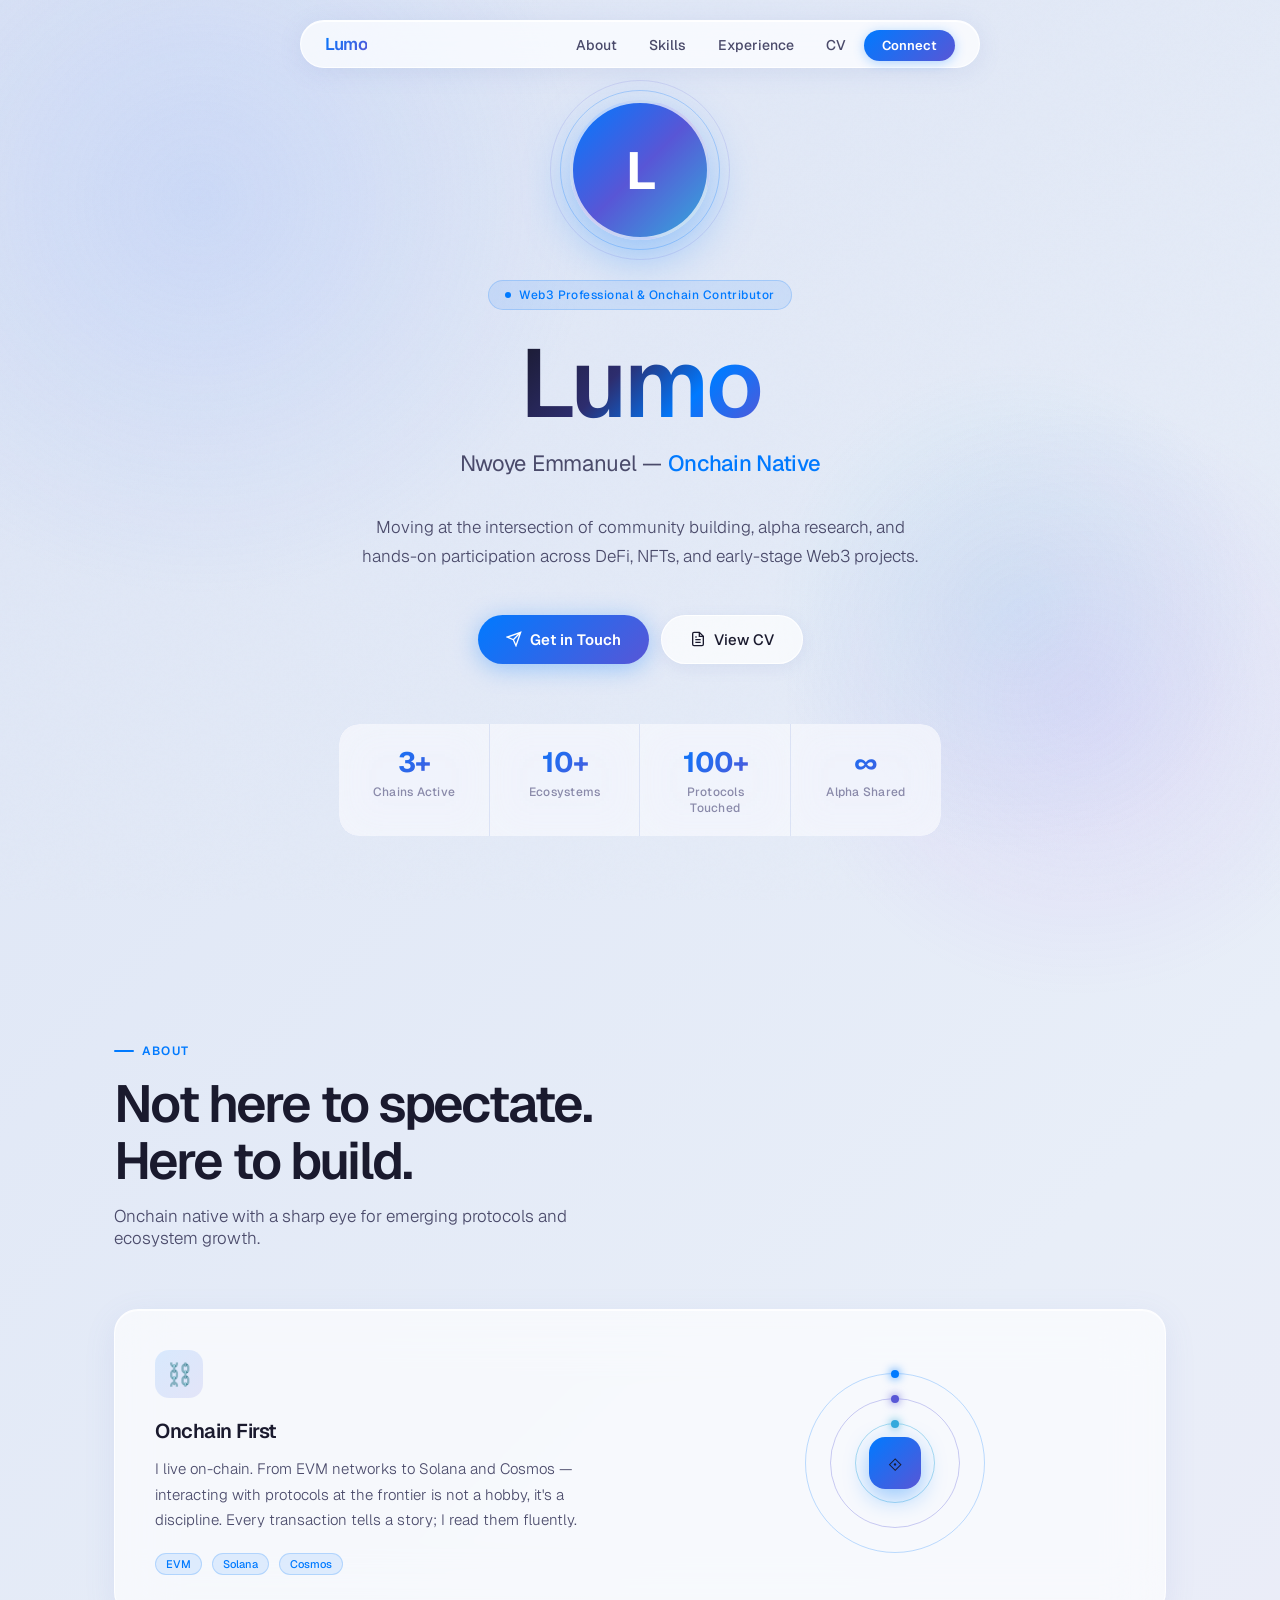
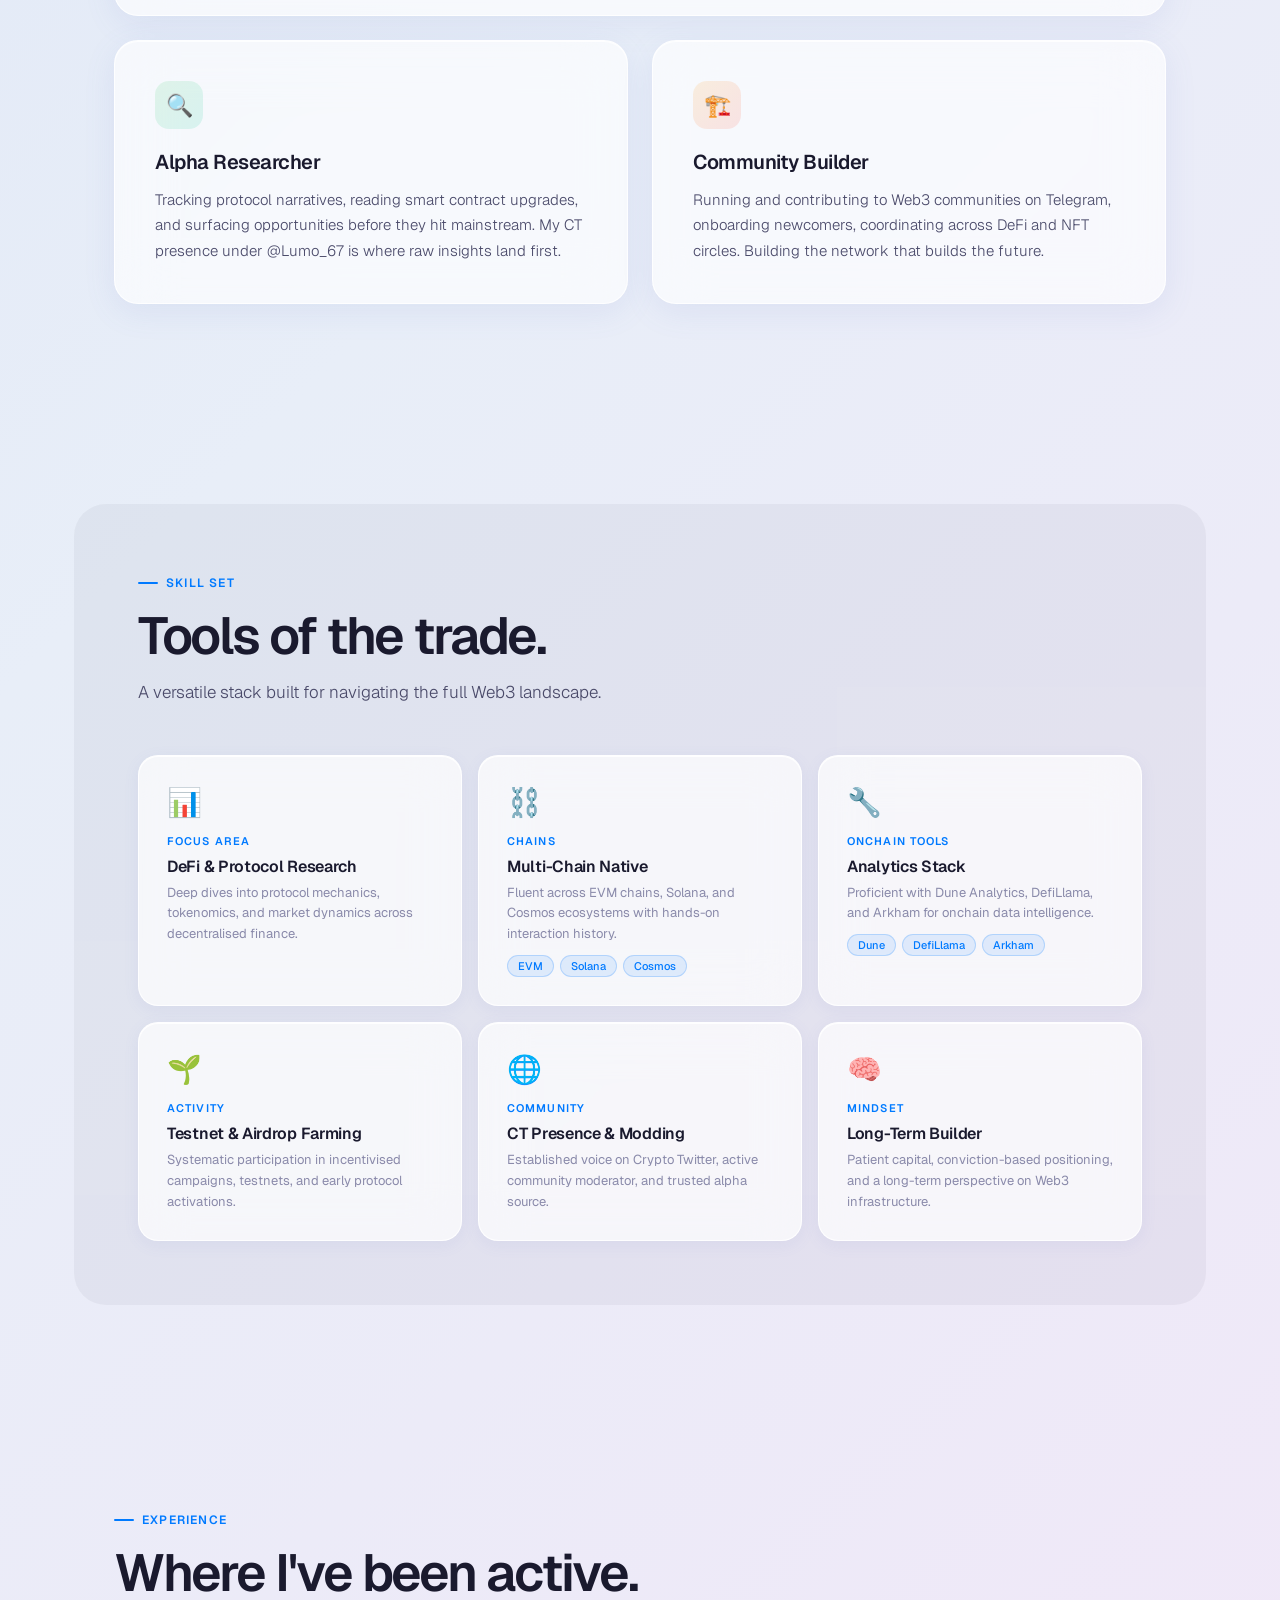
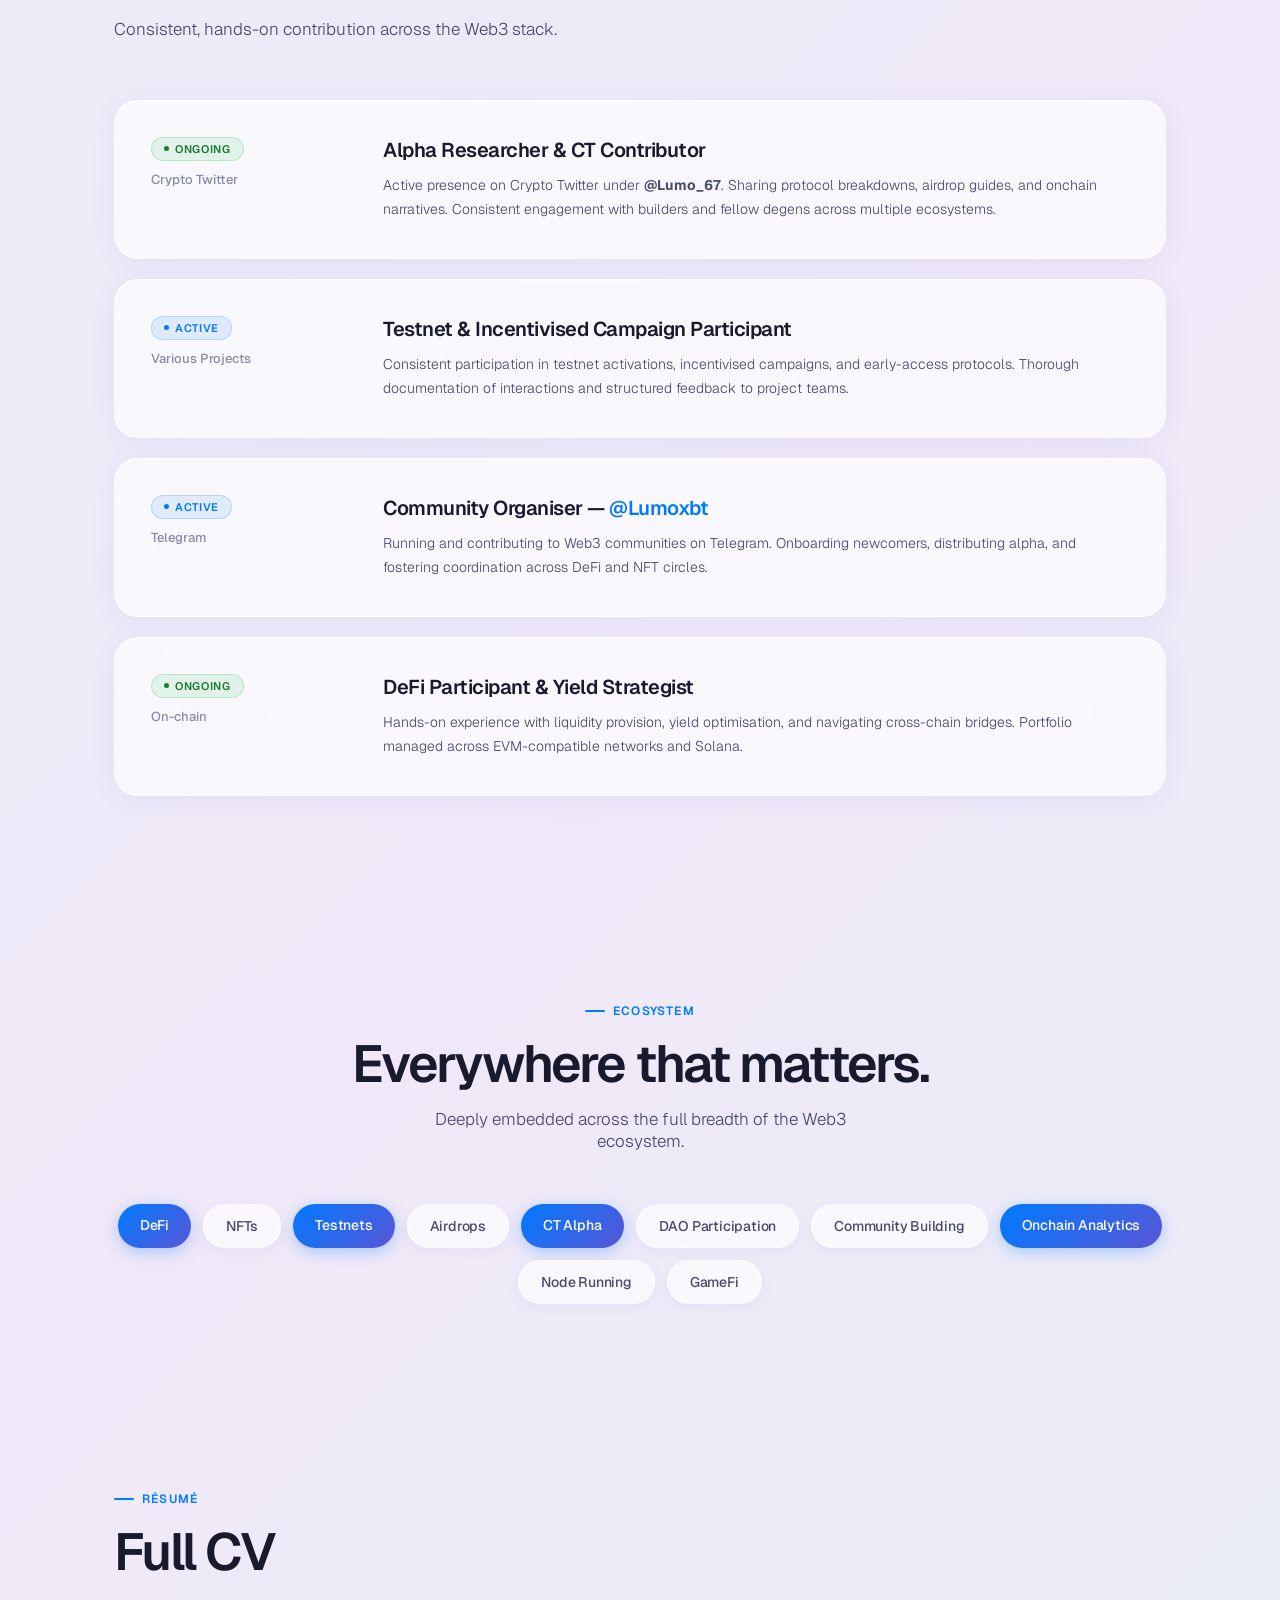
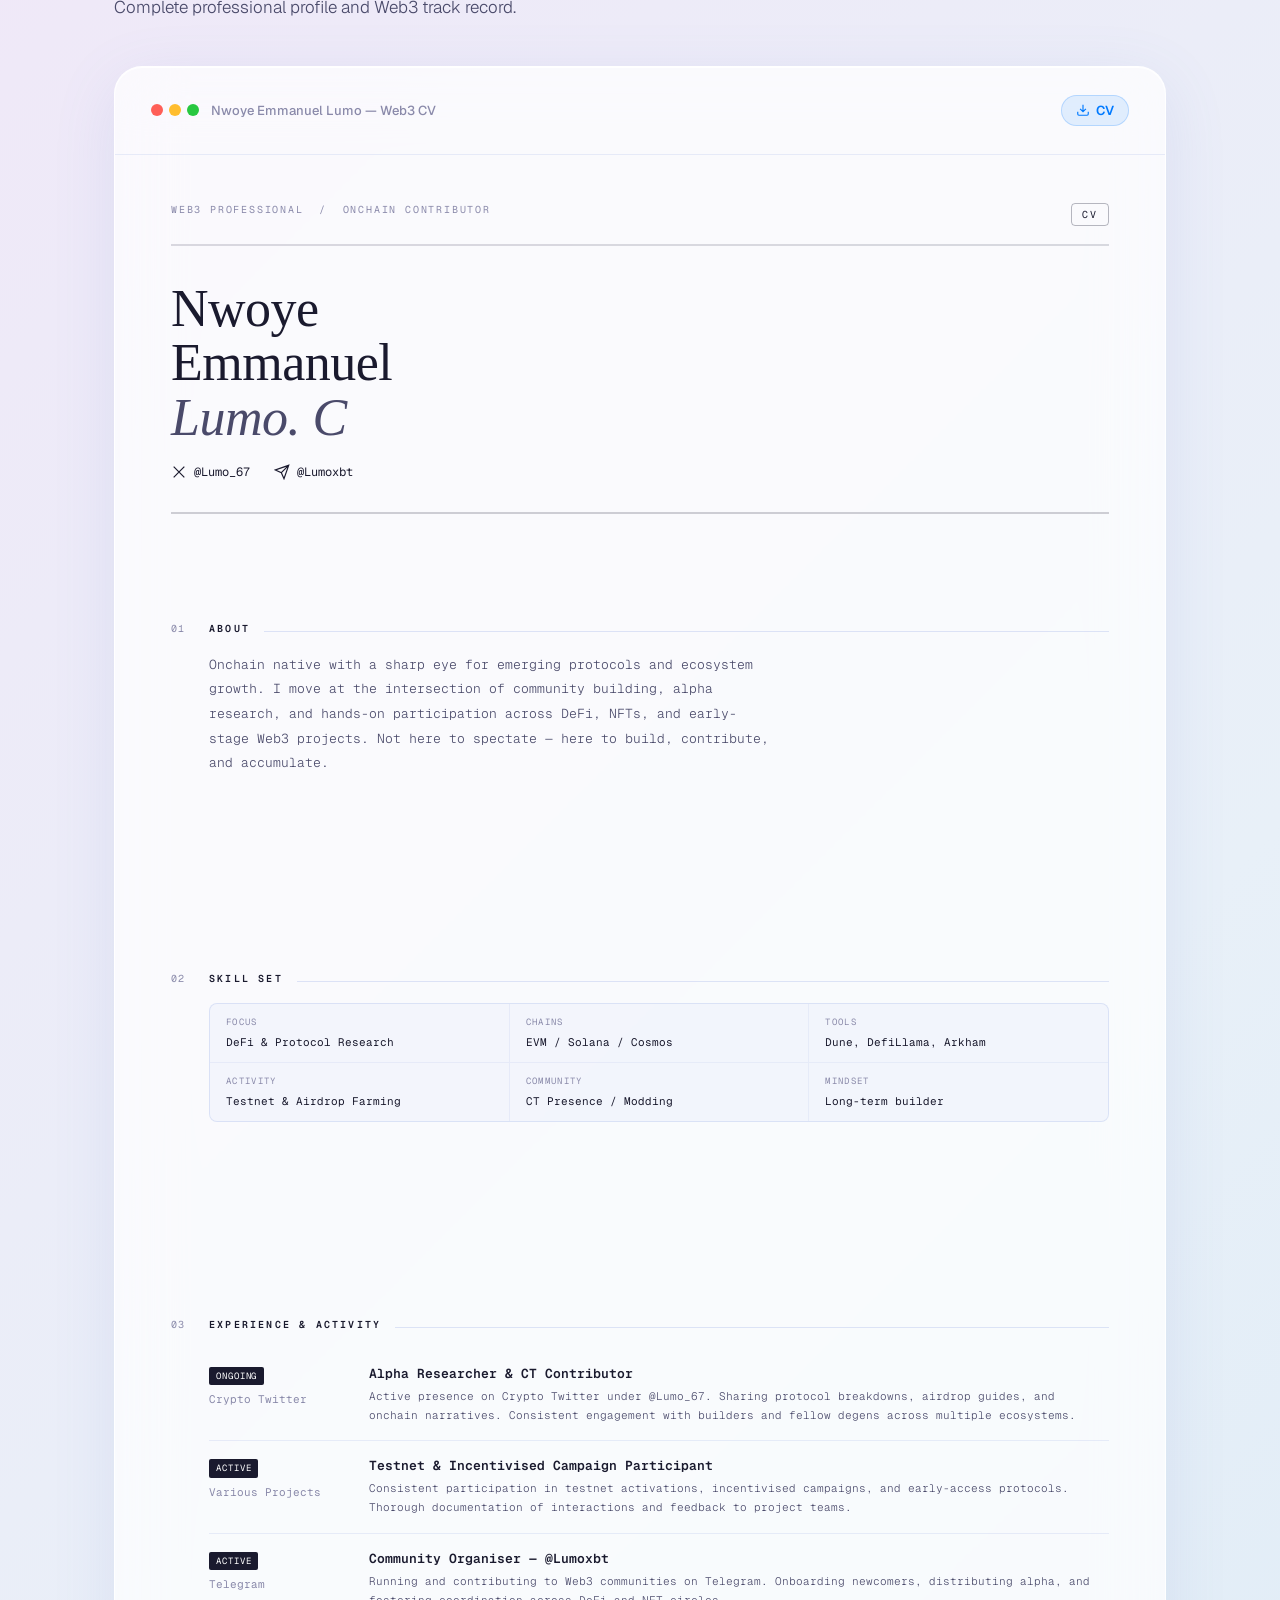
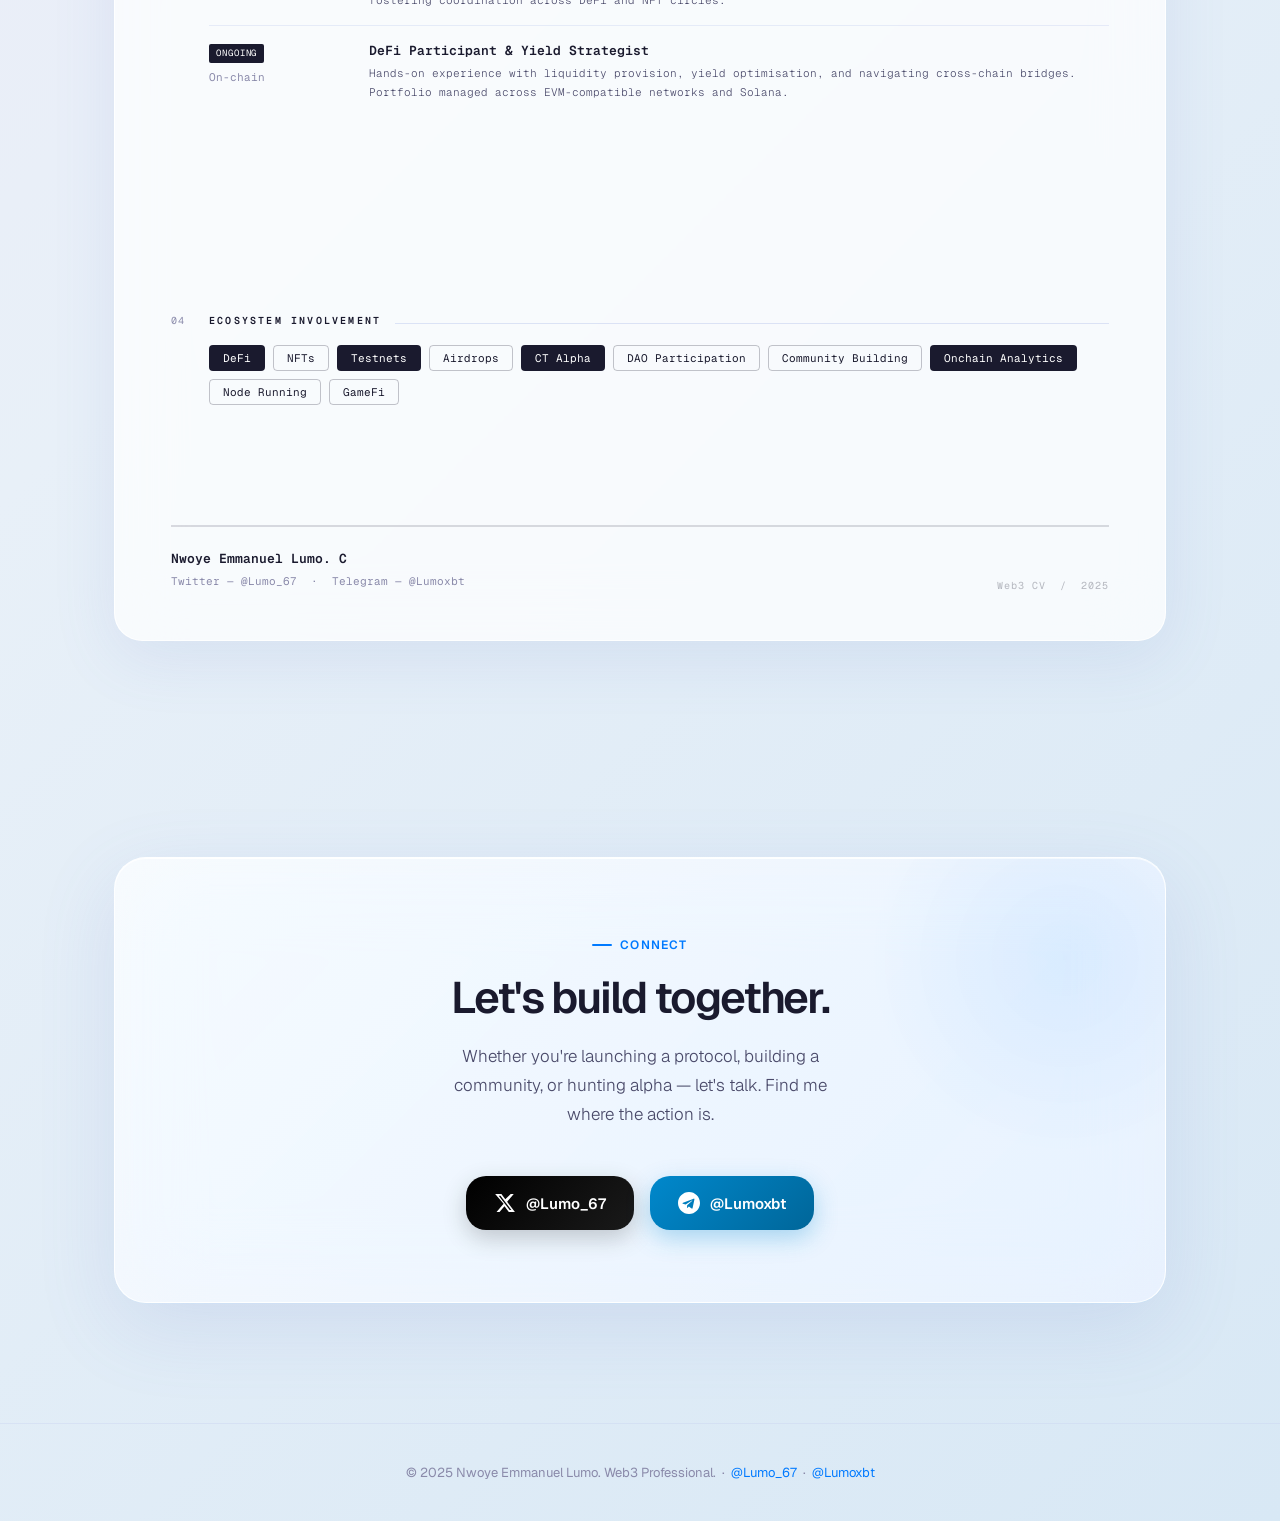
<file: index.html>
<!DOCTYPE html>
<html lang="en">
<head>
  <meta charset="UTF-8">
  <meta name="viewport" content="width=device-width, initial-scale=1.0">
  <title>Lumo — Web3 Professional</title>
  <link rel="preconnect" href="https://fonts.googleapis.com">
  <link href="https://fonts.googleapis.com/css2?family=SF+Pro+Display:wght@300;400;500;600&family=Geist:wght@300;400;500;600&display=swap" rel="stylesheet">
  <link href="https://fonts.googleapis.com/css2?family=Geist+Mono:wght@300;400;500&display=swap" rel="stylesheet">
  <link href="style.css" rel="stylesheet">
</head>
<body>

  <div class="noise" aria-hidden="true"></div>
  <div class="orb3" aria-hidden="true"></div>

  <!-- NAV -->
  <nav role="navigation" aria-label="Main navigation">
    <div class="nav-logo">
      Lumo
    </div>
    <ul class="nav-links">
      <li><a href="#about">About</a></li>
      <li><a href="#skills">Skills</a></li>
      <li><a href="#experience">Experience</a></li>
      <li><a href="#cv">CV</a></li>
      <li><a href="#connect" class="nav-cta">Connect</a></li>
    </ul>
  </nav>

  <!-- MAIN -->
  <main>

    <!-- HERO -->
    <section class="hero" aria-label="Hero section">

      <div class="hero-image-ring">
        <div class="avatar-ring-2" aria-hidden="true"></div>
        <div class="avatar-ring" aria-hidden="true"></div>
        <div class="avatar" role="img" aria-label="Lumo avatar">
          L
        </div>
      </div>

      <div class="hero-badge">
        <div class="dot" aria-hidden="true"></div>
        Web3 Professional &amp; Onchain Contributor
      </div>

      <h1 class="hero-name">Lumo</h1>
      <p class="hero-title">
        Nwoye Emmanuel — <span>Onchain Native</span>
      </p>
      <p class="hero-desc">
        Moving at the intersection of community building, alpha research, and hands-on participation across DeFi, NFTs, and early-stage Web3 projects.
      </p>

      <div class="hero-actions">
        <a href="#connect" class="btn-primary">
          <svg width="16" height="16" viewBox="0 0 24 24" fill="none" stroke="currentColor" stroke-width="2" aria-hidden="true"><path d="M22 2L11 13M22 2L15 22l-4-9-9-4 20-7z" /></svg>
          Get in Touch
        </a>
        <a href="#cv" class="btn-secondary">
          <svg width="16" height="16" viewBox="0 0 24 24" fill="none" stroke="currentColor" stroke-width="2" aria-hidden="true"><path d="M14 2H6a2 2 0 00-2 2v16a2 2 0 002 2h12a2 2 0 002-2V8z" /><path d="M14 2v6h6M16 13H8M16 17H8M10 9H8" /></svg>
          View CV
        </a>
      </div>

      <div class="hero-stats" role="list" aria-label="Key statistics">
        <div class="stat-item" role="listitem">
          <div class="stat-num">
            3+
          </div>
          <div class="stat-label">
            Chains Active
          </div>
        </div>
        <div class="stat-item" role="listitem">
          <div class="stat-num">
            10+
          </div>
          <div class="stat-label">
            Ecosystems
          </div>
        </div>
        <div class="stat-item" role="listitem">
          <div class="stat-num">
            100+
          </div>
          <div class="stat-label">
            Protocols Touched
          </div>
        </div>
        <div class="stat-item" role="listitem">
          <div class="stat-num">
            ∞
          </div>
          <div class="stat-label">
            Alpha Shared
          </div>
        </div>
      </div>

    </section>

    <!-- ABOUT -->
    <section id="about" aria-labelledby="about-heading">
      <div class="section-label" aria-hidden="true">
        About
      </div>
      <h2 class="section-title" id="about-heading">Not here to spectate.<br>Here to build.</h2>
      <p class="section-subtitle">
        Onchain native with a sharp eye for emerging protocols and ecosystem growth.
      </p>

      <div class="about-grid">

        <div class="about-card featured fade-in">
          <div>
            <div class="about-icon" style="background: linear-gradient(135deg,rgba(0,122,255,0.12),rgba(88,86,214,0.12))">
              ⛓️
            </div>
            <h3>Onchain First</h3>
            <p>
              I live on-chain. From EVM networks to Solana and Cosmos — interacting with protocols at the frontier is not a hobby, it's a discipline. Every transaction tells a story; I read them fluently.
            </p>
            <div style="margin-top: 20px; display: flex; gap: 10px; flex-wrap: wrap;">
              <span class="chain-tag">EVM</span>
              <span class="chain-tag">Solana</span>
              <span class="chain-tag">Cosmos</span>
            </div>
          </div>
          <div class="web3-visual" aria-hidden="true">
            <div class="web3-ring"></div>
            <div class="web3-ring"></div>
            <div class="web3-ring"></div>
            <div class="web3-core">
              ⟐
            </div>
          </div>
        </div>

        <div class="about-card fade-in">
          <div class="about-icon" style="background: linear-gradient(135deg,rgba(52,199,89,0.12),rgba(0,199,148,0.12))">
            🔍
          </div>
          <h3>Alpha Researcher</h3>
          <p>
            Tracking protocol narratives, reading smart contract upgrades, and surfacing opportunities before they hit mainstream. My CT presence under @Lumo_67 is where raw insights land first.
          </p>
        </div>

        <div class="about-card fade-in">
          <div class="about-icon" style="background: linear-gradient(135deg,rgba(255,149,0,0.12),rgba(255,59,48,0.12))">
            🏗️
          </div>
          <h3>Community Builder</h3>
          <p>
            Running and contributing to Web3 communities on Telegram, onboarding newcomers, coordinating across DeFi and NFT circles. Building the network that builds the future.
          </p>
        </div>

      </div>
    </section>

    <!-- SKILLS -->
    <section id="skills" aria-labelledby="skills-heading">
      <div class="skills-section">
        <div class="section-label" aria-hidden="true">
          Skill Set
        </div>
        <h2 class="section-title" id="skills-heading">Tools of the trade.</h2>
        <p class="section-subtitle">
          A versatile stack built for navigating the full Web3 landscape.
        </p>

        <div class="skills-grid" role="list">

          <div class="skill-card fade-in" role="listitem">
            <span class="skill-icon" aria-hidden="true">📊</span>
            <div class="sk-label">
              Focus Area
            </div>
            <h4>DeFi & Protocol Research</h4>
            <p>
              Deep dives into protocol mechanics, tokenomics, and market dynamics across decentralised finance.
            </p>
          </div>

          <div class="skill-card fade-in" role="listitem">
            <span class="skill-icon" aria-hidden="true">⛓️</span>
            <div class="sk-label">
              Chains
            </div>
            <h4>Multi-Chain Native</h4>
            <p>
              Fluent across EVM chains, Solana, and Cosmos ecosystems with hands-on interaction history.
            </p>
            <div class="chain-tags">
              <span class="chain-tag">EVM</span>
              <span class="chain-tag">Solana</span>
              <span class="chain-tag">Cosmos</span>
            </div>
          </div>

          <div class="skill-card fade-in" role="listitem">
            <span class="skill-icon" aria-hidden="true">🔧</span>
            <div class="sk-label">
              Onchain Tools
            </div>
            <h4>Analytics Stack</h4>
            <p>
              Proficient with Dune Analytics, DefiLlama, and Arkham for onchain data intelligence.
            </p>
            <div class="chain-tags">
              <span class="chain-tag">Dune</span>
              <span class="chain-tag">DefiLlama</span>
              <span class="chain-tag">Arkham</span>
            </div>
          </div>

          <div class="skill-card fade-in" role="listitem">
            <span class="skill-icon" aria-hidden="true">🌱</span>
            <div class="sk-label">
              Activity
            </div>
            <h4>Testnet & Airdrop Farming</h4>
            <p>
              Systematic participation in incentivised campaigns, testnets, and early protocol activations.
            </p>
          </div>

          <div class="skill-card fade-in" role="listitem">
            <span class="skill-icon" aria-hidden="true">🌐</span>
            <div class="sk-label">
              Community
            </div>
            <h4>CT Presence & Modding</h4>
            <p>
              Established voice on Crypto Twitter, active community moderator, and trusted alpha source.
            </p>
          </div>

          <div class="skill-card fade-in" role="listitem">
            <span class="skill-icon" aria-hidden="true">🧠</span>
            <div class="sk-label">
              Mindset
            </div>
            <h4>Long-Term Builder</h4>
            <p>
              Patient capital, conviction-based positioning, and a long-term perspective on Web3 infrastructure.
            </p>
          </div>

        </div>
      </div>
    </section>

    <!-- EXPERIENCE -->
    <section id="experience" aria-labelledby="exp-heading">
      <div class="section-label" aria-hidden="true">
        Experience
      </div>
      <h2 class="section-title" id="exp-heading">Where I've been active.</h2>
      <p class="section-subtitle">
        Consistent, hands-on contribution across the Web3 stack.
      </p>

      <div class="exp-timeline" role="list">

        <article class="exp-card fade-in" role="listitem">
          <div class="exp-left">
            <div class="exp-tag ongoing">
              <div class="tag-dot" aria-hidden="true"></div>
              Ongoing
            </div>
            <div class="exp-platform">
              Crypto Twitter
            </div>
          </div>
          <div class="exp-right">
            <h3>Alpha Researcher &amp; CT Contributor</h3>
            <p>
              Active presence on Crypto Twitter under <strong>@Lumo_67</strong>. Sharing protocol breakdowns, airdrop guides, and onchain narratives. Consistent engagement with builders and fellow degens across multiple ecosystems.
            </p>
          </div>
        </article>

        <article class="exp-card fade-in" role="listitem">
          <div class="exp-left">
            <div class="exp-tag active">
              <div class="tag-dot" aria-hidden="true"></div>
              Active
            </div>
            <div class="exp-platform">
              Various Projects
            </div>
          </div>
          <div class="exp-right">
            <h3>Testnet &amp; Incentivised Campaign Participant</h3>
            <p>
              Consistent participation in testnet activations, incentivised campaigns, and early-access protocols. Thorough documentation of interactions and structured feedback to project teams.
            </p>
          </div>
        </article>

        <article class="exp-card fade-in" role="listitem">
          <div class="exp-left">
            <div class="exp-tag active">
              <div class="tag-dot" aria-hidden="true"></div>
              Active
            </div>
            <div class="exp-platform">
              Telegram
            </div>
          </div>
          <div class="exp-right">
            <h3>Community Organiser — <a href="https://t.me/Lumoxbt" target="_blank" rel="noopener noreferrer" style="color: var(--accent); text-decoration: none;">@Lumoxbt</a></h3>
            <p>
              Running and contributing to Web3 communities on Telegram. Onboarding newcomers, distributing alpha, and fostering coordination across DeFi and NFT circles.
            </p>
          </div>
        </article>

        <article class="exp-card fade-in" role="listitem">
          <div class="exp-left">
            <div class="exp-tag ongoing">
              <div class="tag-dot" aria-hidden="true"></div>
              Ongoing
            </div>
            <div class="exp-platform">
              On-chain
            </div>
          </div>
          <div class="exp-right">
            <h3>DeFi Participant &amp; Yield Strategist</h3>
            <p>
              Hands-on experience with liquidity provision, yield optimisation, and navigating cross-chain bridges. Portfolio managed across EVM-compatible networks and Solana.
            </p>
          </div>
        </article>

      </div>
    </section>

    <!-- ECOSYSTEM INVOLVEMENT -->
    <section aria-labelledby="ecosystem-heading" class="ecosystem-section">
      <div class="section-label" aria-hidden="true">
        Ecosystem
      </div>
      <h2 class="section-title" id="ecosystem-heading">Everywhere that matters.</h2>
      <p class="section-subtitle" style="margin: 0 auto;">
        Deeply embedded across the full breadth of the Web3 ecosystem.
      </p>

      <div class="ecosystem-tags fade-in" role="list" aria-label="Ecosystem involvement tags">
        <span class="eco-tag filled" role="listitem">DeFi</span>
        <span class="eco-tag outline" role="listitem">NFTs</span>
        <span class="eco-tag filled" role="listitem">Testnets</span>
        <span class="eco-tag outline" role="listitem">Airdrops</span>
        <span class="eco-tag filled" role="listitem">CT Alpha</span>
        <span class="eco-tag outline" role="listitem">DAO Participation</span>
        <span class="eco-tag outline" role="listitem">Community Building</span>
        <span class="eco-tag filled" role="listitem">Onchain Analytics</span>
        <span class="eco-tag outline" role="listitem">Node Running</span>
        <span class="eco-tag outline" role="listitem">GameFi</span>
      </div>
    </section>

    <!-- CV SECTION -->
    <section id="cv" class="cv-section" aria-labelledby="cv-heading">
      <div class="section-label" aria-hidden="true">
        Résumé
      </div>
      <h2 class="section-title" id="cv-heading">Full CV</h2>
      <p class="section-subtitle">
        Complete professional profile and Web3 track record.
      </p>

      <div class="cv-wrapper fade-in" style="margin-top: 48px;">
        <div class="cv-header">
          <div class="cv-header-left">
            <div class="cv-dots" aria-hidden="true">
              <div class="cv-dot"></div>
              <div class="cv-dot"></div>
              <div class="cv-dot"></div>
            </div>
            <div class="cv-title-bar">
              Nwoye Emmanuel Lumo — Web3 CV
            </div>
          </div>
          <a href="#cv" class="cv-download" aria-label="Download CV">
            <svg width="14" height="14" viewBox="0 0 24 24" fill="none" stroke="currentColor" stroke-width="2" aria-hidden="true"><path d="M21 15v4a2 2 0 01-2 2H5a2 2 0 01-2-2v-4M7 10l5 5 5-5M12 15V3" /></svg>
            CV
          </a>
        </div>

        <div class="cv-body">

          <div class="cv-top">
            <div class="cv-badge">
              Web3 Professional &nbsp;/&nbsp; Onchain Contributor
            </div>
            <div class="cv-doc-label">
              CV
            </div>
          </div>

          <h2 class="cv-name">Nwoye<br>Emmanuel<br><em>Lumo. C</em></h2>

          <div class="cv-handles">
            <a class="cv-handle" href="https://twitter.com/Lumo_67" target="_blank" rel="noopener noreferrer" aria-label="Twitter: @Lumo_67">
              <svg width="16" height="16" viewBox="0 0 24 24" fill="none" stroke="currentColor" stroke-width="1.8" aria-hidden="true"><path d="M4 4l16 16M4 20L20 4" /></svg>
              @Lumo_67
            </a>
            <a class="cv-handle" href="https://t.me/Lumoxbt" target="_blank" rel="noopener noreferrer" aria-label="Telegram: @Lumoxbt">
              <svg width="16" height="16" viewBox="0 0 24 24" fill="none" stroke="currentColor" stroke-width="1.8" aria-hidden="true"><path d="M22 2L11 13M22 2L15 22l-4-9-9-4 20-7z" /></svg>
              @Lumoxbt
            </a>
          </div>

          <hr class="cv-rule cv-rule-heavy">

          <div class="cv-section">
            <div class="cv-section-header">
              <span class="cv-section-num">01</span>
              <span class="cv-section-title">About</span>
              <div class="cv-section-line" aria-hidden="true"></div>
            </div>
            <p class="cv-about">
              Onchain native with a sharp eye for emerging protocols and ecosystem growth. I move at the intersection of community building, alpha research, and hands-on participation across DeFi, NFTs, and early-stage Web3 projects. Not here to spectate — here to build, contribute, and accumulate.
            </p>
          </div>

          <div class="cv-section">
            <div class="cv-section-header">
              <span class="cv-section-num">02</span>
              <span class="cv-section-title">Skill Set</span>
              <div class="cv-section-line" aria-hidden="true"></div>
            </div>
            <div class="cv-skills-grid" role="table" aria-label="Skills table">
              <div class="cv-skill-cell" role="cell">
                <div class="cv-skill-label">
                  Focus
                </div>
                <div class="cv-skill-val">
                  DeFi &amp; Protocol Research
                </div>
              </div>
              <div class="cv-skill-cell" role="cell">
                <div class="cv-skill-label">
                  Chains
                </div>
                <div class="cv-skill-val">
                  EVM / Solana / Cosmos
                </div>
              </div>
              <div class="cv-skill-cell" role="cell">
                <div class="cv-skill-label">
                  Tools
                </div>
                <div class="cv-skill-val">
                  Dune, DefiLlama, Arkham
                </div>
              </div>
              <div class="cv-skill-cell" role="cell">
                <div class="cv-skill-label">
                  Activity
                </div>
                <div class="cv-skill-val">
                  Testnet &amp; Airdrop Farming
                </div>
              </div>
              <div class="cv-skill-cell" role="cell">
                <div class="cv-skill-label">
                  Community
                </div>
                <div class="cv-skill-val">
                  CT Presence / Modding
                </div>
              </div>
              <div class="cv-skill-cell" role="cell">
                <div class="cv-skill-label">
                  Mindset
                </div>
                <div class="cv-skill-val">
                  Long-term builder
                </div>
              </div>
            </div>
          </div>

          <div class="cv-section">
            <div class="cv-section-header">
              <span class="cv-section-num">03</span>
              <span class="cv-section-title">Experience &amp; Activity</span>
              <div class="cv-section-line" aria-hidden="true"></div>
            </div>
            <div class="cv-exp-list" role="list">

              <div class="cv-exp-item" role="listitem">
                <div class="cv-exp-meta">
                  <div class="cv-role-tag">
                    Ongoing
                  </div>
                  <br>Crypto Twitter
                </div>
                <div>
                  <div class="cv-exp-title">
                    Alpha Researcher &amp; CT Contributor
                  </div>
                  <div class="cv-exp-desc">
                    Active presence on Crypto Twitter under @Lumo_67. Sharing protocol breakdowns, airdrop guides, and onchain narratives. Consistent engagement with builders and fellow degens across multiple ecosystems.
                  </div>
                </div>
              </div>

              <div class="cv-exp-item" role="listitem">
                <div class="cv-exp-meta">
                  <div class="cv-role-tag">
                    Active
                  </div>
                  <br>Various Projects
                </div>
                <div>
                  <div class="cv-exp-title">
                    Testnet &amp; Incentivised Campaign Participant
                  </div>
                  <div class="cv-exp-desc">
                    Consistent participation in testnet activations, incentivised campaigns, and early-access protocols. Thorough documentation of interactions and feedback to project teams.
                  </div>
                </div>
              </div>

              <div class="cv-exp-item" role="listitem">
                <div class="cv-exp-meta">
                  <div class="cv-role-tag">
                    Active
                  </div>
                  <br>Telegram
                </div>
                <div>
                  <div class="cv-exp-title">
                    Community Organiser — @Lumoxbt
                  </div>
                  <div class="cv-exp-desc">
                    Running and contributing to Web3 communities on Telegram. Onboarding newcomers, distributing alpha, and fostering coordination across DeFi and NFT circles.
                  </div>
                </div>
              </div>

              <div class="cv-exp-item" role="listitem">
                <div class="cv-exp-meta">
                  <div class="cv-role-tag">
                    Ongoing
                  </div>
                  <br>On-chain
                </div>
                <div>
                  <div class="cv-exp-title">
                    DeFi Participant &amp; Yield Strategist
                  </div>
                  <div class="cv-exp-desc">
                    Hands-on experience with liquidity provision, yield optimisation, and navigating cross-chain bridges. Portfolio managed across EVM-compatible networks and Solana.
                  </div>
                </div>
              </div>

            </div>
          </div>

          <div class="cv-section">
            <div class="cv-section-header">
              <span class="cv-section-num">04</span>
              <span class="cv-section-title">Ecosystem Involvement</span>
              <div class="cv-section-line" aria-hidden="true"></div>
            </div>
            <div class="cv-tag-list" role="list" aria-label="Ecosystem tags">
              <span class="cv-tag filled" role="listitem">DeFi</span>
              <span class="cv-tag" role="listitem">NFTs</span>
              <span class="cv-tag filled" role="listitem">Testnets</span>
              <span class="cv-tag" role="listitem">Airdrops</span>
              <span class="cv-tag filled" role="listitem">CT Alpha</span>
              <span class="cv-tag" role="listitem">DAO Participation</span>
              <span class="cv-tag" role="listitem">Community Building</span>
              <span class="cv-tag filled" role="listitem">Onchain Analytics</span>
              <span class="cv-tag" role="listitem">Node Running</span>
              <span class="cv-tag" role="listitem">GameFi</span>
            </div>
          </div>

          <div class="cv-contact-row">
            <div class="cv-contact-left">
              <strong>Nwoye Emmanuel Lumo. C</strong>
              Twitter — @Lumo_67 &nbsp;·&nbsp; Telegram — @Lumoxbt
            </div>
            <div class="cv-timestamp">
              Web3 CV &nbsp;/&nbsp; 2025
            </div>
          </div>

        </div>
      </div>
    </section>

    <!-- CONNECT -->
    <section id="connect" class="connect-section" aria-labelledby="connect-heading">
      <div class="connect-card fade-in">
        <div class="section-label" style="justify-content: center;" aria-hidden="true">
          Connect
        </div>
        <h2 id="connect-heading">Let's build together.</h2>
        <p>
          Whether you're launching a protocol, building a community, or hunting alpha — let's talk. Find me where the action is.
        </p>

        <div class="social-links">
          <a href="https://twitter.com/Lumo_67" target="_blank" rel="noopener noreferrer" class="social-link x-link" aria-label="Follow Lumo on X (Twitter)">
            <svg class="social-icon" viewBox="0 0 24 24" fill="currentColor" aria-hidden="true"><path d="M18.244 2.25h3.308l-7.227 8.26 8.502 11.24H16.17l-4.714-6.231-5.401 6.231H2.746l7.73-8.835L1.254 2.25H8.08l4.253 5.622zm-1.161 17.52h1.833L7.084 4.126H5.117z" /></svg>
            @Lumo_67
          </a>
          <a href="https://t.me/Lumoxbt" target="_blank" rel="noopener noreferrer" class="social-link tg-link" aria-label="Message Lumo on Telegram">
            <svg class="social-icon" viewBox="0 0 24 24" fill="currentColor" aria-hidden="true"><path d="M12 0C5.373 0 0 5.373 0 12s5.373 12 12 12 12-5.373 12-12S18.627 0 12 0zm5.894 8.221-1.97 9.28c-.145.658-.537.818-1.084.508l-3-2.21-1.447 1.394c-.16.16-.295.295-.605.295l.213-3.053 5.56-5.023c.242-.213-.054-.333-.373-.12l-6.871 4.326-2.962-.924c-.643-.204-.657-.643.136-.953l11.57-4.461c.537-.194 1.006.131.833.941z" /></svg>
            @Lumoxbt
          </a>
        </div>
      </div>
    </section>

  </main>

  <footer role="contentinfo">
    <p>
      © 2025 Nwoye Emmanuel Lumo. Web3 Professional. &nbsp;·&nbsp; <a href="https://twitter.com/Lumo_67" target="_blank" rel="noopener noreferrer">@Lumo_67</a> &nbsp;·&nbsp; <a href="https://t.me/Lumoxbt" target="_blank" rel="noopener noreferrer">@Lumoxbt</a>
    </p>
  </footer>

  <script>
    // Scroll-triggered fade-in
    const observer = new IntersectionObserver((entries) => {
      entries.forEach(entry => {
        if (entry.isIntersecting) {
          entry.target.classList.add('visible');
          // stagger children
          const children = entry.target.querySelectorAll('.fade-in');
          children.forEach((child, i) => {
            setTimeout(() => child.classList.add('visible'), i * 80);
          });
        }
      });
    }, {
      threshold: 0.1, rootMargin: '0px 0px -40px 0px'
    });

    document.querySelectorAll('.fade-in').forEach(el => observer.observe(el));

    // Nav smooth highlight
    const sections = document.querySelectorAll('section[id]');
    const navLinks = document.querySelectorAll('.nav-links a');

    window.addEventListener('scroll', () => {
      let current = '';
      sections.forEach(section => {
        if (window.scrollY >= section.offsetTop - 120) current = section.id;
      });
      navLinks.forEach(link => {
        link.style.background = link.getAttribute('href') === `#${current}`
        ? 'rgba(0,122,255,0.1)': '';
        link.style.color = link.getAttribute('href') === `#${current}`
        ? 'var(--accent)': '';
      });
    }, {
      passive: true
    });
  </script>

</body>
</html>
</file>
<file: style.css>
*, *::before, *::after { box-sizing: border-box; margin: 0; padding: 0; }

:root {
  --glass-white: rgba(255,255,255,0.72);
  --glass-border: rgba(255,255,255,0.55);
  --glass-shadow: rgba(0,0,0,0.08);
  --glass-dark: rgba(255,255,255,0.08);
  --text-primary: #1a1a2e;
  --text-secondary: #4a4a6a;
  --text-muted: #8a8aaa;
  --accent: #007aff;
  --accent-2: #5856d6;
  --accent-3: #34aadc;
  --surface: rgba(250,250,255,0.85);
  --bg-1: #e8eaf6;
  --bg-2: #f0f4ff;
}

html { scroll-behavior: smooth; }

body {
  font-family: 'Geist', -apple-system, BlinkMacSystemFont, sans-serif;
  background: linear-gradient(135deg, #dce4f5 0%, #e8eef8 25%, #f0e8f8 50%, #e8f0f8 75%, #d8e8f5 100%);
  min-height: 100vh;
  color: var(--text-primary);
  overflow-x: hidden;
  position: relative;
}

/* Animated background orbs */
body::before {
  content: '';
  position: fixed;
  width: 800px; height: 800px;
  border-radius: 50%;
  background: radial-gradient(circle, rgba(120,160,255,0.18) 0%, transparent 70%);
  top: -200px; left: -200px;
  animation: drift1 20s ease-in-out infinite alternate;
  pointer-events: none;
  z-index: 0;
}

body::after {
  content: '';
  position: fixed;
  width: 600px; height: 600px;
  border-radius: 50%;
  background: radial-gradient(circle, rgba(180,120,255,0.14) 0%, transparent 70%);
  bottom: -100px; right: -100px;
  animation: drift2 18s ease-in-out infinite alternate;
  pointer-events: none;
  z-index: 0;
}

.orb3 {
  position: fixed;
  width: 500px; height: 500px;
  border-radius: 50%;
  background: radial-gradient(circle, rgba(80,200,220,0.12) 0%, transparent 70%);
  top: 40%; left: 60%;
  animation: drift3 22s ease-in-out infinite alternate;
  pointer-events: none;
  z-index: 0;
}

@keyframes drift1 {
  from { transform: translate(0,0) scale(1); }
  to { transform: translate(80px, 60px) scale(1.1); }
}
@keyframes drift2 {
  from { transform: translate(0,0) scale(1); }
  to { transform: translate(-60px, -80px) scale(1.08); }
}
@keyframes drift3 {
  from { transform: translate(0,0) scale(1); }
  to { transform: translate(40px, -60px) scale(1.05); }
}

/* Noise texture */
.noise {
  position: fixed;
  inset: 0;
  background-image: url("data:image/svg+xml,%3Csvg viewBox='0 0 256 256' xmlns='http://www.w3.org/2000/svg'%3E%3Cfilter id='n'%3E%3CfeTurbulence type='fractalNoise' baseFrequency='0.85' numOctaves='4'/%3E%3C/filter%3E%3Crect width='100%25' height='100%25' filter='url(%23n)' opacity='0.03'/%3E%3C/svg%3E");
  pointer-events: none;
  z-index: 1;
  opacity: 0.4;
}

/* === GLASS MIXIN === */
.glass {
  background: rgba(255,255,255,0.62);
  backdrop-filter: blur(28px) saturate(1.8);
  -webkit-backdrop-filter: blur(28px) saturate(1.8);
  border: 1px solid rgba(255,255,255,0.7);
  box-shadow: 0 8px 32px rgba(100,120,200,0.1), inset 0 1px 0 rgba(255,255,255,0.8);
}

.glass-dark {
  background: rgba(20,20,40,0.55);
  backdrop-filter: blur(28px) saturate(1.6);
  -webkit-backdrop-filter: blur(28px) saturate(1.6);
  border: 1px solid rgba(255,255,255,0.12);
  box-shadow: 0 8px 32px rgba(0,0,0,0.2), inset 0 1px 0 rgba(255,255,255,0.08);
}

/* === NAV === */
nav {
  position: fixed;
  top: 20px;
  left: 50%;
  transform: translateX(-50%);
  z-index: 100;
  width: min(680px, calc(100vw - 40px));
  border-radius: 100px;
  padding: 12px 24px;
  display: flex;
  align-items: center;
  justify-content: space-between;
  background: rgba(255,255,255,0.75);
  backdrop-filter: blur(40px) saturate(2);
  -webkit-backdrop-filter: blur(40px) saturate(2);
  border: 1px solid rgba(255,255,255,0.8);
  box-shadow: 0 4px 24px rgba(100,120,200,0.12), inset 0 1px 0 rgba(255,255,255,0.9);
}

.nav-logo {
  font-size: 17px;
  font-weight: 600;
  letter-spacing: -0.5px;
  color: var(--text-primary);
  background: linear-gradient(135deg, #007aff, #5856d6);
  -webkit-background-clip: text;
  -webkit-text-fill-color: transparent;
  background-clip: text;
}

.nav-links {
  display: flex;
  gap: 4px;
  list-style: none;
}

.nav-links a {
  text-decoration: none;
  font-size: 14px;
  font-weight: 500;
  color: var(--text-secondary);
  padding: 6px 14px;
  border-radius: 100px;
  transition: all 0.2s;
}

.nav-links a:hover {
  background: rgba(0,122,255,0.1);
  color: var(--accent);
}

.nav-cta {
  background: linear-gradient(135deg, #007aff, #5856d6) !important;
  color: white !important;
  padding: 7px 18px !important;
  border-radius: 100px !important;
  font-weight: 600 !important;
  font-size: 13px !important;
  box-shadow: 0 2px 12px rgba(0,122,255,0.3) !important;
  transition: all 0.2s !important;
}

.nav-cta:hover {
  transform: translateY(-1px);
  box-shadow: 0 4px 20px rgba(0,122,255,0.4) !important;
  background: rgba(0,0,0,0) !important;
}

/* === MAIN LAYOUT === */
main {
  position: relative;
  z-index: 2;
  max-width: 1100px;
  margin: 0 auto;
  padding: 0 24px;
}

/* === HERO === */
.hero {
  min-height: 100vh;
  display: flex;
  flex-direction: column;
  align-items: center;
  justify-content: center;
  text-align: center;
  padding-top: 100px;
  gap: 0;
}

.hero-badge {
  display: inline-flex;
  align-items: center;
  gap: 8px;
  padding: 6px 16px;
  border-radius: 100px;
  font-size: 12px;
  font-weight: 500;
  letter-spacing: 0.04em;
  color: var(--accent);
  background: rgba(0,122,255,0.1);
  border: 1px solid rgba(0,122,255,0.2);
  margin-bottom: 28px;
  animation: fadeUp 0.6s ease both;
}

.hero-badge .dot {
  width: 6px; height: 6px;
  border-radius: 50%;
  background: var(--accent);
  animation: pulse 2s ease-in-out infinite;
}

@keyframes pulse {
  0%, 100% { opacity: 1; transform: scale(1); }
  50% { opacity: 0.5; transform: scale(0.8); }
}

.hero-name {
  font-size: clamp(52px, 9vw, 96px);
  font-weight: 600;
  letter-spacing: -3px;
  line-height: 0.95;
  margin-bottom: 20px;
  animation: fadeUp 0.7s 0.1s ease both;
  background: linear-gradient(135deg, #1a1a2e 0%, #2d2d6e 40%, #007aff 70%, #5856d6 100%);
  -webkit-background-clip: text;
  -webkit-text-fill-color: transparent;
  background-clip: text;
}

.hero-title {
  font-size: clamp(16px, 2.5vw, 22px);
  font-weight: 400;
  color: var(--text-secondary);
  margin-bottom: 36px;
  letter-spacing: -0.3px;
  animation: fadeUp 0.7s 0.2s ease both;
}

.hero-title span {
  color: var(--accent);
  font-weight: 500;
}

.hero-desc {
  max-width: 560px;
  font-size: 17px;
  line-height: 1.7;
  color: var(--text-secondary);
  margin-bottom: 44px;
  font-weight: 300;
  animation: fadeUp 0.7s 0.3s ease both;
}

.hero-actions {
  display: flex;
  gap: 12px;
  flex-wrap: wrap;
  justify-content: center;
  margin-bottom: 60px;
  animation: fadeUp 0.7s 0.4s ease both;
}

.btn-primary {
  display: inline-flex;
  align-items: center;
  gap: 8px;
  padding: 14px 28px;
  border-radius: 100px;
  font-size: 15px;
  font-weight: 600;
  text-decoration: none;
  background: linear-gradient(135deg, #007aff, #5856d6);
  color: white;
  box-shadow: 0 4px 24px rgba(0,122,255,0.35);
  transition: all 0.25s;
}

.btn-primary:hover {
  transform: translateY(-2px);
  box-shadow: 0 8px 32px rgba(0,122,255,0.45);
}

.btn-secondary {
  display: inline-flex;
  align-items: center;
  gap: 8px;
  padding: 14px 28px;
  border-radius: 100px;
  font-size: 15px;
  font-weight: 500;
  text-decoration: none;
  background: rgba(255,255,255,0.7);
  color: var(--text-primary);
  border: 1px solid rgba(255,255,255,0.9);
  backdrop-filter: blur(20px);
  box-shadow: 0 4px 16px rgba(100,120,200,0.1);
  transition: all 0.25s;
}

.btn-secondary:hover {
  transform: translateY(-2px);
  background: rgba(255,255,255,0.9);
  box-shadow: 0 8px 24px rgba(100,120,200,0.15);
}

/* hero stats */
.hero-stats {
  display: flex;
  gap: 1px;
  border-radius: 20px;
  overflow: hidden;
  background: rgba(200,210,240,0.3);
  animation: fadeUp 0.7s 0.5s ease both;
}

.stat-item {
  padding: 20px 32px;
  background: rgba(255,255,255,0.65);
  backdrop-filter: blur(20px);
  text-align: center;
  flex: 1;
  transition: background 0.2s;
}

.stat-item:hover { background: rgba(255,255,255,0.85); }

.stat-num {
  font-size: 28px;
  font-weight: 700;
  letter-spacing: -1px;
  background: linear-gradient(135deg, #007aff, #5856d6);
  -webkit-background-clip: text;
  -webkit-text-fill-color: transparent;
  background-clip: text;
}

.stat-label {
  font-size: 12px;
  color: var(--text-muted);
  font-weight: 500;
  letter-spacing: 0.02em;
  margin-top: 4px;
}

/* === SECTION HEADERS === */
section {
  padding: 100px 0;
}

.section-label {
  display: inline-flex;
  align-items: center;
  gap: 8px;
  font-size: 12px;
  font-weight: 600;
  letter-spacing: 0.1em;
  text-transform: uppercase;
  color: var(--accent);
  margin-bottom: 16px;
}

.section-label::before {
  content: '';
  display: block;
  width: 20px; height: 2px;
  background: var(--accent);
  border-radius: 2px;
}

.section-title {
  font-size: clamp(32px, 5vw, 52px);
  font-weight: 600;
  letter-spacing: -2px;
  line-height: 1.1;
  color: var(--text-primary);
  margin-bottom: 16px;
}

.section-subtitle {
  font-size: 17px;
  color: var(--text-secondary);
  font-weight: 300;
  max-width: 500px;
}

/* === ABOUT === */
.about-grid {
  display: grid;
  grid-template-columns: 1fr 1fr;
  gap: 24px;
  margin-top: 60px;
}

.about-card {
  border-radius: 24px;
  padding: 40px;
  background: rgba(255,255,255,0.65);
  backdrop-filter: blur(28px);
  -webkit-backdrop-filter: blur(28px);
  border: 1px solid rgba(255,255,255,0.8);
  box-shadow: 0 8px 32px rgba(100,120,200,0.1), inset 0 1px 0 rgba(255,255,255,0.8);
  transition: transform 0.3s, box-shadow 0.3s;
}

.about-card:hover {
  transform: translateY(-4px);
  box-shadow: 0 16px 48px rgba(100,120,200,0.15), inset 0 1px 0 rgba(255,255,255,0.8);
}

.about-card.featured {
  grid-column: 1 / -1;
  display: grid;
  grid-template-columns: 1fr 1fr;
  gap: 48px;
  align-items: center;
}

.about-icon {
  width: 48px; height: 48px;
  border-radius: 14px;
  display: flex;
  align-items: center;
  justify-content: center;
  font-size: 22px;
  margin-bottom: 20px;
}

.about-card h3 {
  font-size: 20px;
  font-weight: 600;
  letter-spacing: -0.5px;
  margin-bottom: 12px;
  color: var(--text-primary);
}

.about-card p {
  font-size: 15px;
  line-height: 1.7;
  color: var(--text-secondary);
  font-weight: 300;
}

/* web3 visual */
.web3-visual {
  position: relative;
  height: 220px;
  display: flex;
  align-items: center;
  justify-content: center;
}

.web3-ring {
  position: absolute;
  border-radius: 50%;
  border: 1px solid rgba(0,122,255,0.25);
  animation: spinRing linear infinite;
}

.web3-ring:nth-child(1) { width: 180px; height: 180px; animation-duration: 20s; }
.web3-ring:nth-child(2) { width: 130px; height: 130px; animation-duration: 15s; animation-direction: reverse; border-color: rgba(88,86,214,0.3); }
.web3-ring:nth-child(3) { width: 80px; height: 80px; animation-duration: 10s; border-color: rgba(52,170,220,0.4); }

.web3-ring::after {
  content: '';
  position: absolute;
  width: 8px; height: 8px;
  border-radius: 50%;
  top: -4px; left: 50%;
  transform: translateX(-50%);
  background: var(--accent);
  box-shadow: 0 0 10px var(--accent);
}

.web3-ring:nth-child(2)::after { background: #5856d6; box-shadow: 0 0 10px #5856d6; }
.web3-ring:nth-child(3)::after { background: #34aadc; box-shadow: 0 0 10px #34aadc; }

@keyframes spinRing {
  from { transform: rotate(0deg); }
  to { transform: rotate(360deg); }
}

.web3-core {
  position: relative;
  width: 52px; height: 52px;
  border-radius: 16px;
  background: linear-gradient(135deg, #007aff, #5856d6);
  display: flex; align-items: center; justify-content: center;
  font-size: 24px;
  box-shadow: 0 8px 24px rgba(0,122,255,0.4);
  z-index: 2;
}

/* === SKILLS === */
.skills-section {
  background: rgba(20,20,40,0.04);
  border-radius: 32px;
  padding: 64px;
  margin: 0 -40px;
}

.skills-grid {
  display: grid;
  grid-template-columns: repeat(3, 1fr);
  gap: 16px;
  margin-top: 52px;
}

.skill-card {
  border-radius: 20px;
  padding: 28px;
  background: rgba(255,255,255,0.7);
  backdrop-filter: blur(24px);
  -webkit-backdrop-filter: blur(24px);
  border: 1px solid rgba(255,255,255,0.85);
  box-shadow: 0 4px 16px rgba(100,120,200,0.08), inset 0 1px 0 rgba(255,255,255,0.9);
  transition: all 0.3s;
  cursor: default;
}

.skill-card:hover {
  transform: translateY(-4px) scale(1.01);
  box-shadow: 0 12px 40px rgba(100,120,200,0.15), inset 0 1px 0 rgba(255,255,255,0.9);
  background: rgba(255,255,255,0.88);
}

.skill-icon {
  font-size: 28px;
  margin-bottom: 14px;
  display: block;
}

.skill-card h4 {
  font-size: 16px;
  font-weight: 600;
  color: var(--text-primary);
  margin-bottom: 6px;
  letter-spacing: -0.3px;
}

.skill-card .sk-label {
  font-size: 11px;
  font-weight: 600;
  letter-spacing: 0.1em;
  text-transform: uppercase;
  color: var(--accent);
  margin-bottom: 8px;
}

.skill-card p {
  font-size: 13px;
  color: var(--text-muted);
  line-height: 1.6;
  font-weight: 400;
}

/* chains tag row */
.chain-tags {
  display: flex;
  flex-wrap: wrap;
  gap: 6px;
  margin-top: 10px;
}

.chain-tag {
  font-size: 11px;
  font-weight: 500;
  padding: 3px 10px;
  border-radius: 100px;
  background: rgba(0,122,255,0.1);
  color: var(--accent);
  border: 1px solid rgba(0,122,255,0.2);
}

/* === EXPERIENCE === */
.exp-timeline {
  margin-top: 60px;
  display: flex;
  flex-direction: column;
  gap: 20px;
}

.exp-card {
  border-radius: 24px;
  padding: 36px;
  display: grid;
  grid-template-columns: 200px 1fr;
  gap: 32px;
  align-items: start;
  background: rgba(255,255,255,0.65);
  backdrop-filter: blur(28px);
  -webkit-backdrop-filter: blur(28px);
  border: 1px solid rgba(255,255,255,0.8);
  box-shadow: 0 4px 24px rgba(100,120,200,0.08), inset 0 1px 0 rgba(255,255,255,0.8);
  transition: all 0.3s;
}

.exp-card:hover {
  transform: translateX(6px);
  box-shadow: 0 8px 40px rgba(100,120,200,0.14), inset 0 1px 0 rgba(255,255,255,0.8);
}

.exp-left {
  display: flex;
  flex-direction: column;
  gap: 10px;
}

.exp-tag {
  display: inline-flex;
  align-items: center;
  gap: 6px;
  font-size: 11px;
  font-weight: 600;
  letter-spacing: 0.06em;
  text-transform: uppercase;
  padding: 4px 12px;
  border-radius: 100px;
  width: fit-content;
}

.exp-tag.ongoing {
  background: rgba(52,199,89,0.12);
  color: #1a7a30;
  border: 1px solid rgba(52,199,89,0.25);
}

.exp-tag.active {
  background: rgba(0,122,255,0.1);
  color: var(--accent);
  border: 1px solid rgba(0,122,255,0.2);
}

.exp-tag .tag-dot {
  width: 5px; height: 5px;
  border-radius: 50%;
  background: currentColor;
}

.exp-platform {
  font-size: 13px;
  color: var(--text-muted);
  font-weight: 500;
}

.exp-right h3 {
  font-size: 20px;
  font-weight: 600;
  letter-spacing: -0.5px;
  color: var(--text-primary);
  margin-bottom: 10px;
}

.exp-right p {
  font-size: 14px;
  line-height: 1.75;
  color: var(--text-secondary);
  font-weight: 300;
}

/* === ECOSYSTEM === */
.ecosystem-section {
  text-align: center;
}

.ecosystem-tags {
  display: flex;
  flex-wrap: wrap;
  gap: 12px;
  justify-content: center;
  margin-top: 52px;
}

.eco-tag {
  padding: 12px 22px;
  border-radius: 100px;
  font-size: 14px;
  font-weight: 500;
  transition: all 0.25s;
  cursor: default;
  letter-spacing: -0.2px;
}

.eco-tag.filled {
  background: linear-gradient(135deg, #007aff, #5856d6);
  color: white;
  box-shadow: 0 4px 16px rgba(0,122,255,0.3);
}

.eco-tag.filled:hover {
  transform: translateY(-3px);
  box-shadow: 0 8px 24px rgba(0,122,255,0.4);
}

.eco-tag.outline {
  background: rgba(255,255,255,0.65);
  backdrop-filter: blur(20px);
  border: 1px solid rgba(255,255,255,0.85);
  color: var(--text-secondary);
  box-shadow: 0 4px 12px rgba(100,120,200,0.08);
}

.eco-tag.outline:hover {
  transform: translateY(-3px);
  background: rgba(255,255,255,0.9);
  color: var(--accent);
  border-color: rgba(0,122,255,0.3);
  box-shadow: 0 8px 20px rgba(100,120,200,0.14);
}

/* === CONNECT SECTION === */
.connect-section {
  padding-bottom: 120px;
}

.connect-card {
  border-radius: 32px;
  padding: 72px 64px;
  text-align: center;
  background: linear-gradient(135deg, rgba(255,255,255,0.72) 0%, rgba(240,244,255,0.72) 100%);
  backdrop-filter: blur(40px) saturate(2);
  -webkit-backdrop-filter: blur(40px) saturate(2);
  border: 1px solid rgba(255,255,255,0.85);
  box-shadow: 0 24px 80px rgba(100,120,200,0.14), inset 0 1px 0 rgba(255,255,255,0.9);
  position: relative;
  overflow: hidden;
}

.connect-card::before {
  content: '';
  position: absolute;
  width: 400px; height: 400px;
  border-radius: 50%;
  background: radial-gradient(circle, rgba(0,122,255,0.08) 0%, transparent 70%);
  top: -100px; right: -100px;
  pointer-events: none;
}

.connect-card h2 {
  font-size: 44px;
  font-weight: 600;
  letter-spacing: -2px;
  color: var(--text-primary);
  margin-bottom: 16px;
}

.connect-card p {
  font-size: 17px;
  color: var(--text-secondary);
  font-weight: 300;
  max-width: 420px;
  margin: 0 auto 48px;
  line-height: 1.7;
}

.social-links {
  display: flex;
  gap: 16px;
  justify-content: center;
  flex-wrap: wrap;
}

.social-link {
  display: inline-flex;
  align-items: center;
  gap: 10px;
  padding: 16px 28px;
  border-radius: 20px;
  font-size: 15px;
  font-weight: 600;
  text-decoration: none;
  transition: all 0.3s;
}

.social-link.x-link {
  background: linear-gradient(135deg, #000, #1a1a1a);
  color: white;
  box-shadow: 0 8px 24px rgba(0,0,0,0.2);
}

.social-link.x-link:hover {
  transform: translateY(-3px);
  box-shadow: 0 16px 40px rgba(0,0,0,0.3);
}

.social-link.tg-link {
  background: linear-gradient(135deg, #0088cc, #006699);
  color: white;
  box-shadow: 0 8px 24px rgba(0,136,204,0.3);
}

.social-link.tg-link:hover {
  transform: translateY(-3px);
  box-shadow: 0 16px 40px rgba(0,136,204,0.4);
}

.social-icon {
  width: 22px; height: 22px;
  display: inline-flex;
  align-items: center;
  justify-content: center;
}

/* === CV SECTION === */
.cv-section {
  padding: 80px 0;
}

.cv-wrapper {
  border-radius: 28px;
  overflow: hidden;
  background: rgba(255,255,255,0.72);
  backdrop-filter: blur(32px);
  -webkit-backdrop-filter: blur(32px);
  border: 1px solid rgba(255,255,255,0.85);
  box-shadow: 0 16px 64px rgba(100,120,200,0.12), inset 0 1px 0 rgba(255,255,255,0.9);
}

.cv-header {
  padding: 28px 36px;
  border-bottom: 1px solid rgba(200,210,240,0.4);
  display: flex;
  align-items: center;
  justify-content: space-between;
}

.cv-header-left {
  display: flex;
  align-items: center;
  gap: 12px;
}

.cv-dots {
  display: flex;
  gap: 6px;
}

.cv-dot {
  width: 12px; height: 12px;
  border-radius: 50%;
}

.cv-dot:nth-child(1) { background: #ff5f57; }
.cv-dot:nth-child(2) { background: #ffbd2e; }
.cv-dot:nth-child(3) { background: #28c840; }

.cv-title-bar {
  font-size: 13px;
  font-weight: 500;
  color: var(--text-muted);
}

.cv-download {
  display: inline-flex;
  align-items: center;
  gap: 6px;
  font-size: 13px;
  font-weight: 600;
  color: var(--accent);
  text-decoration: none;
  padding: 6px 14px;
  border-radius: 100px;
  background: rgba(0,122,255,0.1);
  border: 1px solid rgba(0,122,255,0.2);
  transition: all 0.2s;
}

.cv-download:hover {
  background: rgba(0,122,255,0.18);
}

/* embedded CV styles */
.cv-body {
  padding: 48px 56px;
  font-family: 'Geist Mono', 'IBM Plex Mono', monospace;
}

.cv-top {
  display: flex;
  justify-content: space-between;
  align-items: flex-start;
  border-bottom: 2px solid rgba(26,26,46,0.15);
  padding-bottom: 18px;
  margin-bottom: 36px;
}

.cv-badge {
  font-size: 10px;
  letter-spacing: 0.18em;
  text-transform: uppercase;
  color: var(--text-muted);
}

.cv-doc-label {
  font-size: 10px;
  letter-spacing: 0.2em;
  text-transform: uppercase;
  border: 1px solid rgba(26,26,46,0.3);
  padding: 4px 10px;
  color: var(--text-primary);
  border-radius: 4px;
}

.cv-name {
  font-size: clamp(36px, 6vw, 52px);
  font-weight: 400;
  line-height: 1.05;
  letter-spacing: -0.5px;
  color: var(--text-primary);
  margin-bottom: 18px;
  font-family: Georgia, serif;
}

.cv-name em {
  font-style: italic;
  color: var(--text-secondary);
}

.cv-handles {
  display: flex;
  gap: 24px;
  flex-wrap: wrap;
  margin-bottom: 32px;
}

.cv-handle {
  display: flex;
  align-items: center;
  gap: 7px;
  font-size: 12px;
  color: var(--text-primary);
  text-decoration: none;
}

.cv-handle:hover { color: var(--accent); }

.cv-rule { border: none; border-top: 1px solid rgba(26,26,46,0.12); margin: 28px 0; }
.cv-rule-heavy { border-top: 2px solid rgba(26,26,46,0.2); }

.cv-section { margin-bottom: 36px; }

.cv-section-header {
  display: flex;
  align-items: baseline;
  gap: 14px;
  margin-bottom: 18px;
}

.cv-section-num { font-size: 10px; color: var(--text-muted); letter-spacing: 0.08em; min-width: 24px; }

.cv-section-title {
  font-size: 10px;
  letter-spacing: 0.22em;
  text-transform: uppercase;
  font-weight: 600;
  color: var(--text-primary);
}

.cv-section-line { flex: 1; height: 1px; background: rgba(200,210,240,0.6); }

.cv-about {
  font-size: 13px;
  font-weight: 300;
  line-height: 1.9;
  color: var(--text-secondary);
  max-width: 600px;
  padding-left: 38px;
}

.cv-skills-grid {
  display: grid;
  grid-template-columns: repeat(3, 1fr);
  gap: 1px;
  background: rgba(200,210,240,0.4);
  border: 1px solid rgba(200,210,240,0.4);
  margin-left: 38px;
  border-radius: 8px;
  overflow: hidden;
}

.cv-skill-cell {
  background: rgba(255,255,255,0.5);
  padding: 12px 16px;
  font-size: 11px;
  line-height: 1.5;
}

.cv-skill-label {
  color: var(--text-muted);
  font-size: 9px;
  letter-spacing: 0.15em;
  text-transform: uppercase;
  margin-bottom: 4px;
}

.cv-skill-val { color: var(--text-primary); }

.cv-exp-list { padding-left: 38px; }

.cv-exp-item {
  display: grid;
  grid-template-columns: 140px 1fr;
  gap: 20px;
  padding: 16px 0;
  border-bottom: 1px solid rgba(200,210,240,0.4);
}

.cv-exp-item:last-child { border-bottom: none; }

.cv-exp-meta { color: var(--text-muted); font-size: 11px; padding-top: 2px; line-height: 1.6; }

.cv-role-tag {
  display: inline-block;
  background: var(--text-primary);
  color: white;
  font-size: 9px;
  letter-spacing: 0.1em;
  padding: 2px 7px;
  margin-bottom: 6px;
  text-transform: uppercase;
  border-radius: 2px;
}

.cv-exp-title { font-size: 13px; font-weight: 600; margin-bottom: 5px; }
.cv-exp-desc { font-size: 11px; font-weight: 300; color: var(--text-secondary); line-height: 1.7; }

.cv-tag-list { display: flex; flex-wrap: wrap; gap: 8px; padding-left: 38px; }

.cv-tag {
  font-size: 11px;
  border: 1px solid rgba(26,26,46,0.25);
  padding: 5px 13px;
  color: var(--text-primary);
  border-radius: 4px;
}

.cv-tag.filled {
  background: var(--text-primary);
  color: white;
}

.cv-contact-row {
  display: flex;
  justify-content: space-between;
  align-items: flex-end;
  border-top: 2px solid rgba(26,26,46,0.15);
  padding-top: 20px;
  margin-top: 40px;
}

.cv-contact-left { font-size: 11px; color: var(--text-muted); line-height: 1.8; }
.cv-contact-left strong { display: block; font-size: 13px; color: var(--text-primary); font-weight: 600; margin-bottom: 2px; }
.cv-timestamp { font-size: 10px; color: rgba(26,26,46,0.3); letter-spacing: 0.1em; text-align: right; }

/* === FOOTER === */
footer {
  position: relative;
  z-index: 2;
  text-align: center;
  padding: 40px 24px;
  font-size: 13px;
  color: var(--text-muted);
  border-top: 1px solid rgba(200,210,240,0.4);
}

footer a { color: var(--accent); text-decoration: none; }

/* === ANIMATIONS === */
@keyframes fadeUp {
  from { opacity: 0; transform: translateY(20px); }
  to { opacity: 1; transform: translateY(0); }
}

.fade-in {
  opacity: 0;
  transform: translateY(24px);
  transition: opacity 0.7s ease, transform 0.7s ease;
}

.fade-in.visible {
  opacity: 1;
  transform: translateY(0);
}

/* ACCESSIBILITY */
@media (prefers-reduced-motion: reduce) {
  *, *::before, *::after { animation: none !important; transition: none !important; }
}

/* === RESPONSIVE === */
@media (max-width: 768px) {
  nav { padding: 10px 16px; }
  .nav-links { display: none; }
  .about-grid { grid-template-columns: 1fr; }
  .about-card.featured { grid-template-columns: 1fr; }
  .skills-grid { grid-template-columns: 1fr 1fr; }
  .exp-card { grid-template-columns: 1fr; gap: 16px; }
  .connect-card { padding: 48px 32px; }
  .connect-card h2 { font-size: 32px; }
  .cv-body { padding: 32px 24px; }
  .cv-skills-grid { grid-template-columns: 1fr 1fr; }
  .cv-exp-item { grid-template-columns: 1fr; gap: 6px; }
  .cv-contact-row { flex-direction: column; gap: 12px; align-items: flex-start; }
  .skills-section { padding: 40px 24px; margin: 0; border-radius: 24px; }
  .hero-stats { flex-direction: column; }
  .stat-item { padding: 16px 24px; }
}

@media (max-width: 480px) {
  .skills-grid { grid-template-columns: 1fr; }
  .cv-skills-grid { grid-template-columns: 1fr; }
  .hero-name { letter-spacing: -2px; }
}

/* image placeholders */
.hero-image-ring {
  position: relative;
  width: 140px; height: 140px;
  margin: 0 auto 40px;
  animation: fadeUp 0.6s ease both;
}

.avatar-ring {
  position: absolute;
  inset: -10px;
  border-radius: 50%;
  border: 1.5px solid rgba(0,122,255,0.25);
  animation: spinRing 12s linear infinite;
}

.avatar-ring-2 {
  position: absolute;
  inset: -20px;
  border-radius: 50%;
  border: 1px solid rgba(88,86,214,0.15);
  animation: spinRing 20s linear infinite reverse;
}

.avatar {
  width: 140px; height: 140px;
  border-radius: 50%;
  background: linear-gradient(135deg, #007aff 0%, #5856d6 50%, #34aadc 100%);
  display: flex; align-items: center; justify-content: center;
  font-size: 52px;
  font-weight: 700;
  color: white;
  box-shadow: 0 16px 48px rgba(0,122,255,0.35);
  border: 3px solid rgba(255,255,255,0.7);
  letter-spacing: -2px;
}
</file>
